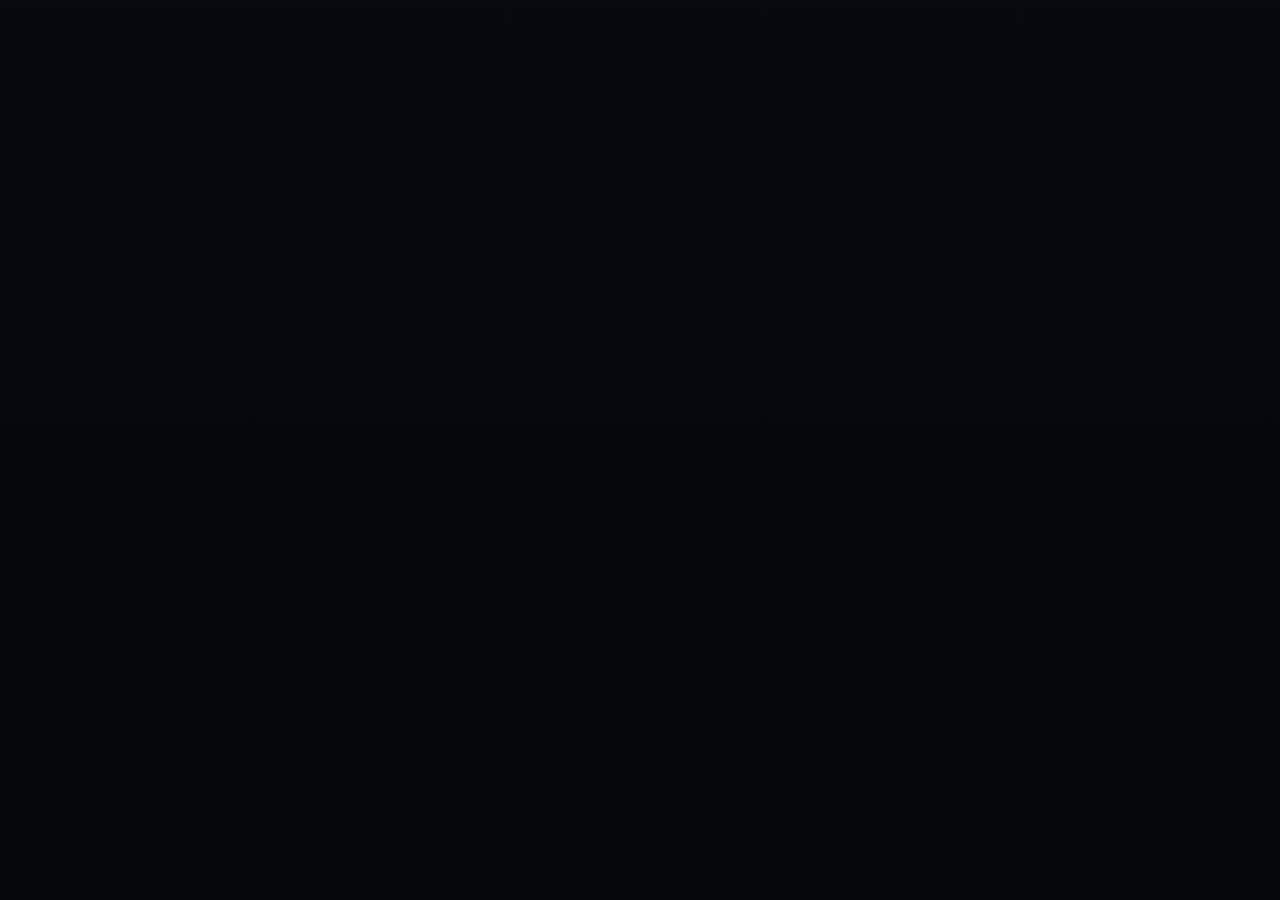
<file: index.html>
<!DOCTYPE html>
<html lang="en">
<head>
  <meta charset="UTF-8">
  <meta name="viewport" content="width=device-width, initial-scale=1.0">
  <title>FASTACCS</title>
  <meta name="description" content="Social Media Market &amp; Global Gifting.">
  <meta name="theme-color" content="#07090C">

  <!-- Open Graph / WhatsApp Preview -->
  <meta property="og:type" content="website">
  <meta property="og:url" content="https://fastaccs.com/">
  <meta property="og:site_name" content="FASTACCS">
  <meta property="og:title" content="FASTACCS">
  <meta property="og:description" content="Social Media Market &amp; Global Gifting.">
  <meta property="og:image" content="https://raw.githubusercontent.com/fa-technologies-LTD/fastaccs-web/master/assets/fa-logo-green-black-bg.png">
  <meta property="og:image:width" content="898">
  <meta property="og:image:height" content="898">

  <!-- Twitter Card -->
  <meta name="twitter:card" content="summary">
  <meta name="twitter:title" content="FASTACCS">
  <meta name="twitter:description" content="Social Media Market &amp; Global Gifting.">
  <meta name="twitter:image" content="https://raw.githubusercontent.com/fa-technologies-LTD/fastaccs-web/master/assets/fa-logo-green-black-bg.png">

  <link rel="icon" type="image/png" href="assets/fa-mark-white-transparent.png">
  <link rel="preconnect" href="https://fonts.googleapis.com">
  <link rel="preconnect" href="https://fonts.gstatic.com" crossorigin>
  <link href="https://fonts.googleapis.com/css2?family=DM+Sans:wght@500;600;700;800&family=Open+Sans:wght@400;500;600&display=swap" rel="stylesheet">

  <!-- Google Analytics (GA4) -->
  <script async src="https://www.googletagmanager.com/gtag/js?id=G-3JKR6RPV56"></script>
  <script>
    window.dataLayer = window.dataLayer || [];
    function gtag(){dataLayer.push(arguments);}
    gtag('js', new Date());
    gtag('config', 'G-3JKR6RPV56');
  </script>

  <style>
    *, *::before, *::after { margin: 0; padding: 0; box-sizing: border-box; }

    :root {
      --bg: #07090C;
      --text: rgba(255,255,255,0.92);
      --text-muted: rgba(255,255,255,0.68);
      --text-dim: rgba(255,255,255,0.50);
      --border: rgba(255,255,255,0.10);
      --border-2: rgba(255,255,255,0.14);
      --surface: rgba(255,255,255,0.04);
      --green: #05D471;
      --gold: #C9921A;
      --blue: #696DFA;
      --blue-light: #AAADFF;
    }

    body {
      font-family: 'Open Sans', -apple-system, sans-serif;
      background: linear-gradient(180deg, #07090C 0%, #050607 100%);
      color: var(--text);
      min-height: 100vh;
      display: flex;
      flex-direction: column;
      align-items: center;
      justify-content: center;
      -webkit-font-smoothing: antialiased;
    }

    .page {
      text-align: center;
      padding: 48px 20px 32px;
      max-width: 680px;
      width: 100%;
    }

    /* Logo */
    .logo {
      width: 64px;
      margin: 0 auto 24px;
      opacity: 0;
      animation: fadeIn 0.6s ease-out 0.1s forwards;
    }
    .logo img { width: 100%; height: auto; display: block; }

    /* Heading */
    .brand {
      font-family: 'DM Sans', sans-serif;
      font-size: 44px;
      font-weight: 800;
      letter-spacing: 0.03em;
      line-height: 1.1;
      margin-bottom: 8px;
      opacity: 0;
      animation: fadeIn 0.6s ease-out 0.2s forwards;
    }
    .brand span {
      background: linear-gradient(135deg, rgba(255,255,255,0.95) 40%, var(--blue));
      -webkit-background-clip: text;
      -webkit-text-fill-color: transparent;
      background-clip: text;
    }

    .org-line {
      font-size: 12px;
      font-weight: 600;
      text-transform: uppercase;
      letter-spacing: 0.15em;
      color: var(--text-dim);
      margin-bottom: 32px;
      opacity: 0;
      animation: fadeIn 0.6s ease-out 0.3s forwards;
    }

    /* Product cards */
    .products {
      display: grid;
      grid-template-columns: 1fr 1fr;
      gap: 14px;
      margin-bottom: 20px;
      opacity: 0;
      animation: fadeUp 0.6s ease-out 0.4s forwards;
    }

    .product {
      background: var(--surface);
      border: 1px solid var(--border);
      border-radius: 14px;
      padding: 28px 16px 24px;
      text-decoration: none;
      color: var(--text);
      transition: border-color 0.2s ease, transform 0.2s ease;
      display: flex;
      flex-direction: column;
      align-items: center;
      gap: 12px;
      position: relative;
    }
    .product:hover {
      border-color: var(--border-2);
      transform: translateY(-2px);
    }

    .product-icon {
      width: 40px;
      height: 40px;
      border-radius: 10px;
      display: grid;
      place-items: center;
    }

    .product-name {
      font-family: 'DM Sans', sans-serif;
      font-size: 17px;
      font-weight: 700;
    }

    .product-desc {
      font-size: 13px;
      line-height: 1.5;
      color: var(--text-muted);
    }

    .badge-live {
      position: absolute;
      top: 12px;
      right: 12px;
      font-size: 10px;
      font-weight: 700;
      text-transform: uppercase;
      letter-spacing: 0.08em;
      padding: 3px 8px;
      border-radius: 6px;
    }

    .badge-live-gold {
      background: rgba(201,146,26,0.12);
      border: 1px solid rgba(201,146,26,0.25);
      color: var(--gold);
    }

    .badge-soon {
      background: rgba(5,212,113,0.10);
      border: 1px solid rgba(5,212,113,0.22);
      color: var(--green);
    }

    /* Trust section */
    .trusted-by-customers {
      margin: 32px 0;
      padding-top: 24px;
      border-top: 1px solid rgba(201,146,26,0.25);
      opacity: 0;
      animation: fadeUp 0.6s ease-out 0.5s forwards;
    }
    .trusted-by-customers-text {
      font-size: 14px;
      font-weight: 600;
      color: var(--text);
      letter-spacing: 0.02em;
    }

    /* Community link */
    .community {
      display: inline-flex;
      align-items: center;
      justify-content: center;
      gap: 8px;
      padding: 14px 32px;
      border-radius: 12px;
      border: 1px solid var(--border);
      background: rgba(5,212,113,0.08);
      color: var(--text);
      font-size: 14px;
      font-weight: 600;
      text-decoration: none;
      transition: border-color 0.2s ease, background-color 0.2s ease, color 0.2s ease;
      opacity: 0;
      animation: fadeUp 0.6s ease-out 0.55s forwards;
    }
    .community:hover {
      border-color: var(--green);
      background: rgba(5,212,113,0.14);
      color: var(--green);
    }

    /* Footer */
    .footer {
      margin-top: 48px;
      font-size: 11px;
      color: var(--text-dim);
      opacity: 0;
      animation: fadeIn 0.6s ease-out 0.6s forwards;
    }

    @keyframes fadeIn {
      from { opacity: 0; }
      to { opacity: 1; }
    }
    @keyframes fadeUp {
      from { opacity: 0; transform: translateY(12px); }
      to { opacity: 1; transform: translateY(0); }
    }

    @media (max-width: 480px) {
      .brand { font-size: 34px; }
      .products { grid-template-columns: 1fr; }
      .product { padding: 24px 16px 20px; }
      .logo { width: 52px; }
    }
  </style>
</head>
<body>
  <div class="page">
    <div class="logo">
      <a href="/"><img src="assets/fa-mark-white-transparent.png" alt="FASTACCS" width="516" height="548"></a>
    </div>

    <h1 class="brand"><span>FASTACCS</span></h1>
    <p class="org-line">by FA Technologies</p>

    <div class="products">
      <a href="/logistics/" class="product">
        <span class="badge-live badge-live-gold">Live</span>
        <div class="product-icon" style="background: rgba(201,146,26,0.12); border: 1px solid rgba(201,146,26,0.22);">
          <svg width="20" height="20" fill="none" stroke="#C9921A" stroke-width="2" stroke-linecap="round" stroke-linejoin="round" viewBox="0 0 24 24"><path d="M21 10c0 7-9 13-9 13s-9-6-9-13a9 9 0 0118 0z"/><circle cx="12" cy="10" r="3"/></svg>
        </div>
        <div class="product-name" style="color: var(--gold);">FA Logistics</div>
        <div class="product-desc">Worldwide Gift Delivery. Send&nbsp;Love, Instantly, Anywhere.</div>
      </a>

      <a href="/smm/" class="product">
        <span class="badge-live badge-soon">Coming Soon</span>
        <div class="product-icon" style="background: rgba(5,212,113,0.10); border: 1px solid rgba(5,212,113,0.22);">
          <svg width="20" height="20" fill="none" stroke="#05D471" stroke-width="2" stroke-linecap="round" stroke-linejoin="round" viewBox="0 0 24 24"><path d="M17 21v-2a4 4 0 00-4-4H5a4 4 0 00-4 4v2"/><circle cx="9" cy="7" r="4"/><path d="M23 21v-2a4 4 0 00-3-3.87"/><path d="M16 3.13a4 4 0 010 7.75"/></svg>
        </div>
        <div class="product-name" style="color: var(--green);">FastAccounts SMM</div>
        <div class="product-desc">Your Trusted Marketplace for Social Media Accounts.</div>
      </a>
    </div>
    <div class="trusted-by-customers">
      <p class="trusted-by-customers-text">Trusted by over 1,200 customers</p>
    </div>

    <a href="https://chat.whatsapp.com/L4pqTeTiKIF9AXcbpvMLCo" class="community" target="_blank" rel="noopener noreferrer" onclick="gtag('event', 'join_community', {'event_category': 'engagement', 'event_label': 'whatsapp_community'})">
      Join our community&ensp;→
    </a>

    <p class="footer">© 2026 FA Technologies LTD</p>
  </div>
</body>
</html>
</file>
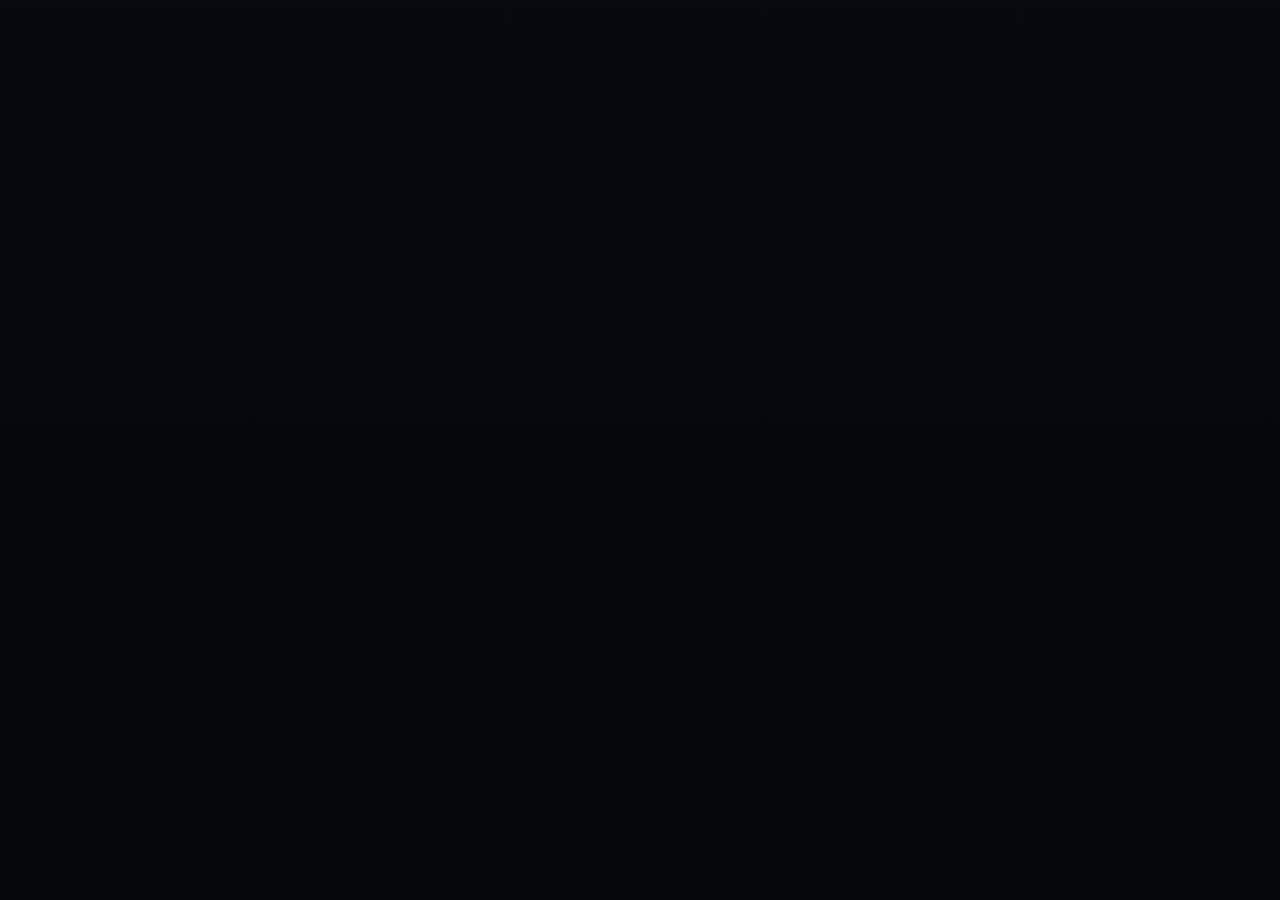
<file: smm/index.html>
<!DOCTYPE html>
<html lang="en">
<head>
  <meta charset="UTF-8">
  <meta name="viewport" content="width=device-width, initial-scale=1.0">
  <title>FastAccs SMM — Coming Soon</title>
  <meta name="description" content="Your trusted marketplace for social media accounts. Verified credentials, secure payments, instant delivery.">
  <meta name="theme-color" content="#07090C">

  <!-- Open Graph -->
  <meta property="og:type" content="website">
  <meta property="og:url" content="https://fastaccs.com/smm/">
  <meta property="og:site_name" content="FASTACCS">
  <meta property="og:title" content="FastAccs SMM — Coming Soon">
  <meta property="og:description" content="Your trusted marketplace for social media accounts.">
  <meta property="og:image" content="https://raw.githubusercontent.com/fa-technologies-LTD/fastaccs-web/master/assets/fa-logo-green-black-bg.png">
  <meta property="og:image:width" content="898">
  <meta property="og:image:height" content="898">

  <meta name="twitter:card" content="summary">
  <meta name="twitter:title" content="FastAccs SMM — Coming Soon">
  <meta name="twitter:description" content="Your trusted marketplace for social media accounts.">
  <meta name="twitter:image" content="https://raw.githubusercontent.com/fa-technologies-LTD/fastaccs-web/master/assets/fa-logo-green-black-bg.png">

  <link rel="icon" type="image/png" href="../assets/fa-mark-white-transparent.png">
  <link rel="preconnect" href="https://fonts.googleapis.com">
  <link rel="preconnect" href="https://fonts.gstatic.com" crossorigin>
  <link href="https://fonts.googleapis.com/css2?family=DM+Sans:wght@600;700;800&family=Inter:wght@400;500;600&display=swap" rel="stylesheet">

  <!-- Google Analytics (GA4) -->
  <script async src="https://www.googletagmanager.com/gtag/js?id=G-3JKR6RPV56"></script>
  <script>
    window.dataLayer = window.dataLayer || [];
    function gtag(){dataLayer.push(arguments);}
    gtag('js', new Date());
    gtag('config', 'G-3JKR6RPV56');
  </script>

  <style>
    *, *::before, *::after { margin: 0; padding: 0; box-sizing: border-box; }

    :root {
      --bg: #07090C;
      --text: rgba(255,255,255,0.92);
      --text-muted: rgba(255,255,255,0.68);
      --text-dim: rgba(255,255,255,0.50);
      --border: rgba(255,255,255,0.10);
      --border-2: rgba(255,255,255,0.14);
      --green: #05D471;
    }

    body {
      font-family: 'Inter', -apple-system, sans-serif;
      background: linear-gradient(180deg, #07090C 0%, #050607 100%);
      color: var(--text);
      min-height: 100vh;
      display: flex;
      flex-direction: column;
      align-items: center;
      justify-content: center;
      -webkit-font-smoothing: antialiased;
    }

    .page {
      text-align: center;
      padding: 48px 24px 32px;
      max-width: 520px;
      width: 100%;
    }

    .back {
      display: inline-flex;
      align-items: center;
      gap: 6px;
      font-size: 13px;
      font-weight: 500;
      color: var(--text-dim);
      text-decoration: none;
      margin-bottom: 40px;
      transition: color 0.2s ease;
      opacity: 0;
      animation: fadeIn 0.5s ease-out 0.1s forwards;
    }
    .back:hover { color: var(--text-muted); }

    .badge {
      display: inline-block;
      font-size: 10px;
      font-weight: 700;
      text-transform: uppercase;
      letter-spacing: 0.12em;
      padding: 4px 12px;
      border-radius: 6px;
      background: rgba(5,212,113,0.10);
      border: 1px solid rgba(5,212,113,0.22);
      color: var(--green);
      margin-bottom: 20px;
      opacity: 0;
      animation: fadeIn 0.5s ease-out 0.2s forwards;
    }

    .title {
      font-family: 'DM Sans', sans-serif;
      font-size: 38px;
      font-weight: 800;
      letter-spacing: 0.02em;
      line-height: 1.15;
      margin-bottom: 16px;
      opacity: 0;
      animation: fadeIn 0.5s ease-out 0.3s forwards;
    }
    .title span {
      background: linear-gradient(135deg, rgba(255,255,255,0.95) 40%, var(--green));
      -webkit-background-clip: text;
      -webkit-text-fill-color: transparent;
      background-clip: text;
    }

    .copy {
      font-size: 15px;
      line-height: 1.65;
      color: var(--text-muted);
      margin-bottom: 36px;
      opacity: 0;
      animation: fadeIn 0.5s ease-out 0.4s forwards;
    }

    .cta-group {
      display: flex;
      gap: 12px;
      justify-content: center;
      flex-wrap: wrap;
      opacity: 0;
      animation: fadeUp 0.5s ease-out 0.5s forwards;
    }

    .cta {
      padding: 12px 24px;
      border-radius: 10px;
      font-size: 14px;
      font-weight: 600;
      text-decoration: none;
      transition: transform 0.2s ease, box-shadow 0.2s ease;
      display: inline-flex;
      align-items: center;
      gap: 8px;
    }
    .cta:hover { transform: translateY(-2px); }

    @keyframes shimmer-sweep {
      0%   { transform: translateX(-100%) skewX(-15deg); opacity: 0; }
      8%   { opacity: 1; }
      92%  { opacity: 1; }
      100% { transform: translateX(300%) skewX(-15deg); opacity: 0; }
    }
    @keyframes btn-glow-pulse {
      0%, 100% { box-shadow: 0 0 0px 0 rgba(5,212,113,0); }
      50%       { box-shadow: 0 0 22px 0px rgba(5,212,113,0.20); }
    }

    .cta-primary {
      background: var(--green);
      color: #07090C;
      position: relative;
      overflow: hidden;
      animation: btn-glow-pulse 3.5s ease-in-out infinite;
    }
    .cta-primary::after {
      content: '';
      position: absolute;
      top: 0; left: 0;
      width: 35%;
      height: 100%;
      background: linear-gradient(90deg, transparent, rgba(255,255,255,0.15), transparent);
      animation: shimmer-sweep 3.5s ease-in-out infinite;
    }
    .cta-primary:hover { box-shadow: 0 6px 20px rgba(5,212,113,0.30); }

    .cta-secondary {
      background: transparent;
      border: 1px solid var(--border);
      color: var(--text-muted);
    }
    .cta-secondary:hover { border-color: var(--border-2); color: var(--text); }

    .footer {
      margin-top: 56px;
      font-size: 11px;
      color: var(--text-dim);
      opacity: 0;
      animation: fadeIn 0.5s ease-out 0.6s forwards;
    }
    .footer a {
      color: var(--text-dim);
      text-decoration: none;
    }
    .footer a:hover { color: var(--text-muted); }

    @keyframes fadeIn {
      from { opacity: 0; }
      to { opacity: 1; }
    }
    @keyframes fadeUp {
      from { opacity: 0; transform: translateY(10px); }
      to { opacity: 1; transform: translateY(0); }
    }

    @media (max-width: 480px) {
      .title { font-size: 30px; }
      .copy { font-size: 14px; }
      .cta { padding: 11px 20px; font-size: 13px; }
    }
  </style>
</head>
<body>
  <div class="page">
    <a href="/" class="back">← fastaccs.com</a>

    <div class="badge">Coming Soon</div>
    <h1 class="title"><span>FastAccs SMM</span></h1>
    <p class="copy">Your trusted marketplace for social media accounts.<br>Verified credentials, secure payments, instant delivery.</p>

    <div class="cta-group">
      <a href="https://chat.whatsapp.com/L4pqTeTiKIF9AXcbpvMLCo" class="cta cta-primary" target="_blank" rel="noopener noreferrer">
        Join the Community&ensp;→
      </a>
      <a href="/" class="cta cta-secondary">Back to home</a>
    </div>

    <p class="footer">© 2026 <a href="/">FA Technologies LTD</a></p>
  </div>
</body>
</html>
</file>
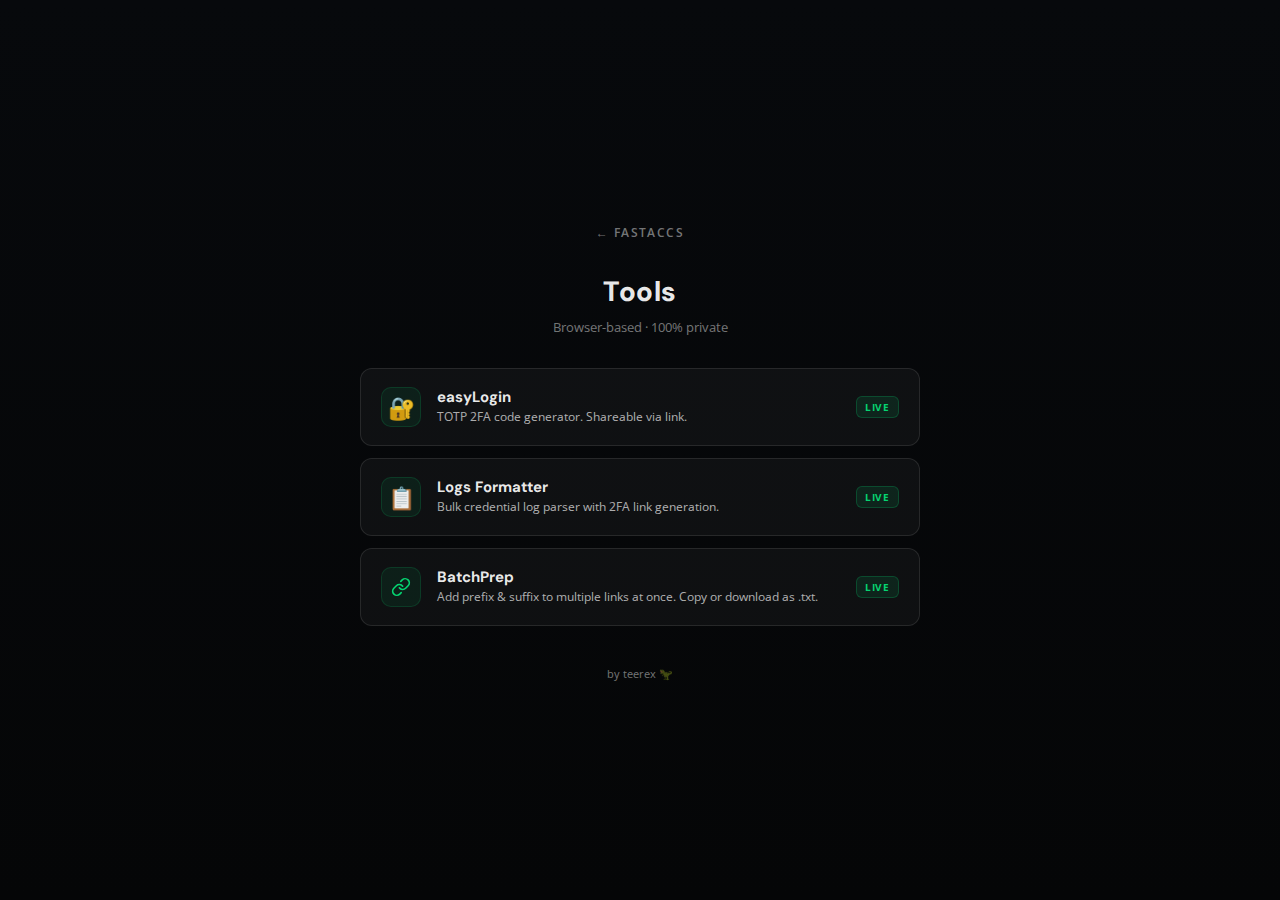
<file: tools/index.html>
<!DOCTYPE html>
<html lang="en">
<head>
  <meta charset="UTF-8">
  <meta name="viewport" content="width=device-width, initial-scale=1.0">
  <title>Tools — FASTACCS</title>
  <meta name="description" content="Free browser-based tools by teerex 🦖. 100% private — data never leaves your device.">
  <meta name="theme-color" content="#07090C">
  <meta property="og:type" content="website">
  <meta property="og:url" content="https://fastaccs.com/tools/">
  <meta property="og:title" content="Tools — FASTACCS">
  <meta property="og:description" content="Free browser-based tools by teerex 🦖. 100% private — data never leaves your device.">
  <link rel="icon" type="image/svg+xml" href="data:image/svg+xml,<svg xmlns='http://www.w3.org/2000/svg' viewBox='0 0 32 32'><text y='26' font-size='22' font-family='monospace' font-weight='bold' fill='%234A9B7F'>%3E_</text></svg>">
  <link rel="canonical" href="https://fastaccs.com/tools/">
  <link rel="preconnect" href="https://fonts.googleapis.com">
  <link rel="preconnect" href="https://fonts.gstatic.com" crossorigin>
  <link href="https://fonts.googleapis.com/css2?family=DM+Sans:wght@500;600;700;800&family=Open+Sans:wght@400;500;600&display=swap" rel="stylesheet">
  <style>
    *, *::before, *::after { margin: 0; padding: 0; box-sizing: border-box; }

    :root {
      --bg: #07090C;
      --text: rgba(255,255,255,0.92);
      --text-muted: rgba(255,255,255,0.68);
      --text-dim: rgba(255,255,255,0.45);
      --border: rgba(255,255,255,0.10);
      --border-2: rgba(255,255,255,0.14);
      --surface: rgba(255,255,255,0.04);
      --green: #05D471;
      --blue: #696DFA;
    }

    body {
      font-family: 'Open Sans', -apple-system, sans-serif;
      background: linear-gradient(180deg, #07090C 0%, #050607 100%);
      color: var(--text);
      min-height: 100vh;
      display: flex;
      flex-direction: column;
      align-items: center;
      justify-content: center;
      -webkit-font-smoothing: antialiased;
      padding: 32px 20px;
    }

    .page {
      text-align: center;
      max-width: 560px;
      width: 100%;
    }

    .back {
      display: inline-flex;
      align-items: center;
      gap: 6px;
      font-size: 12px;
      font-weight: 600;
      text-transform: uppercase;
      letter-spacing: 0.12em;
      color: var(--text-dim);
      text-decoration: none;
      margin-bottom: 32px;
      transition: color 0.2s;
    }
    .back:hover { color: var(--text-muted); }

    h1 {
      font-family: 'DM Sans', sans-serif;
      font-size: 28px;
      font-weight: 800;
      letter-spacing: 0.02em;
      margin-bottom: 8px;
    }

    .subtitle {
      font-size: 13px;
      color: var(--text-dim);
      margin-bottom: 32px;
    }

    .tools {
      display: flex;
      flex-direction: column;
      gap: 12px;
    }

    .tool {
      display: flex;
      align-items: center;
      gap: 16px;
      background: var(--surface);
      border: 1px solid var(--border);
      border-radius: 12px;
      padding: 18px 20px;
      text-decoration: none;
      color: var(--text);
      text-align: left;
      transition: border-color 0.2s, transform 0.2s;
    }
    .tool:hover {
      border-color: var(--border-2);
      transform: translateY(-1px);
    }

    .tool-icon {
      font-size: 22px;
      flex-shrink: 0;
      width: 40px;
      height: 40px;
      display: grid;
      place-items: center;
      background: rgba(5,212,113,0.08);
      border: 1px solid rgba(5,212,113,0.15);
      border-radius: 10px;
    }

    .tool-name {
      font-family: 'DM Sans', sans-serif;
      font-size: 15px;
      font-weight: 700;
      margin-bottom: 2px;
    }

    .tool-desc {
      font-size: 12px;
      color: var(--text-muted);
      line-height: 1.4;
    }

    .badge {
      margin-left: auto;
      font-size: 10px;
      font-weight: 700;
      text-transform: uppercase;
      letter-spacing: 0.08em;
      padding: 3px 8px;
      border-radius: 6px;
      flex-shrink: 0;
      background: rgba(5,212,113,0.10);
      border: 1px solid rgba(5,212,113,0.22);
      color: var(--green);
    }

    .footer {
      margin-top: 40px;
      font-size: 11px;
      color: var(--text-dim);
    }
  </style>
</head>
<body>
  <div class="page">
    <a href="/" class="back">← FASTACCS</a>
    <h1>Tools</h1>
    <p class="subtitle">Browser-based · 100% private</p>

    <div class="tools">
      <a href="/tools/easylogin/" class="tool">
        <div class="tool-icon">🔐</div>
        <div>
          <div class="tool-name">easyLogin</div>
          <div class="tool-desc">TOTP 2FA code generator. Shareable via link.</div>
        </div>
        <span class="badge">Live</span>
      </a>

      <a href="/tools/logsformatter/" class="tool">
        <div class="tool-icon">📋</div>
        <div>
          <div class="tool-name">Logs Formatter</div>
          <div class="tool-desc">Bulk credential log parser with 2FA link generation.</div>
        </div>
        <span class="badge">Live</span>
      </a>

      <a href="/tools/batchprep/" class="tool">
        <div class="tool-icon">
          <svg width="20" height="20" viewBox="0 0 24 24" fill="none" stroke="#05D471" stroke-width="2" stroke-linecap="round" stroke-linejoin="round">
            <path d="M10 13a5 5 0 0 0 7.54.54l3-3a5 5 0 0 0-7.07-7.07l-1.72 1.71"/>
            <path d="M14 11a5 5 0 0 0-7.54-.54l-3 3a5 5 0 0 0 7.07 7.07l1.71-1.71"/>
          </svg>
        </div>
        <div>
          <div class="tool-name">BatchPrep</div>
          <div class="tool-desc">Add prefix &amp; suffix to multiple links at once. Copy or download as .txt.</div>
        </div>
        <span class="badge">Live</span>
      </a>
    </div>

    <p class="footer">by teerex 🦖</p>
  </div>
</body>
</html>
</file>
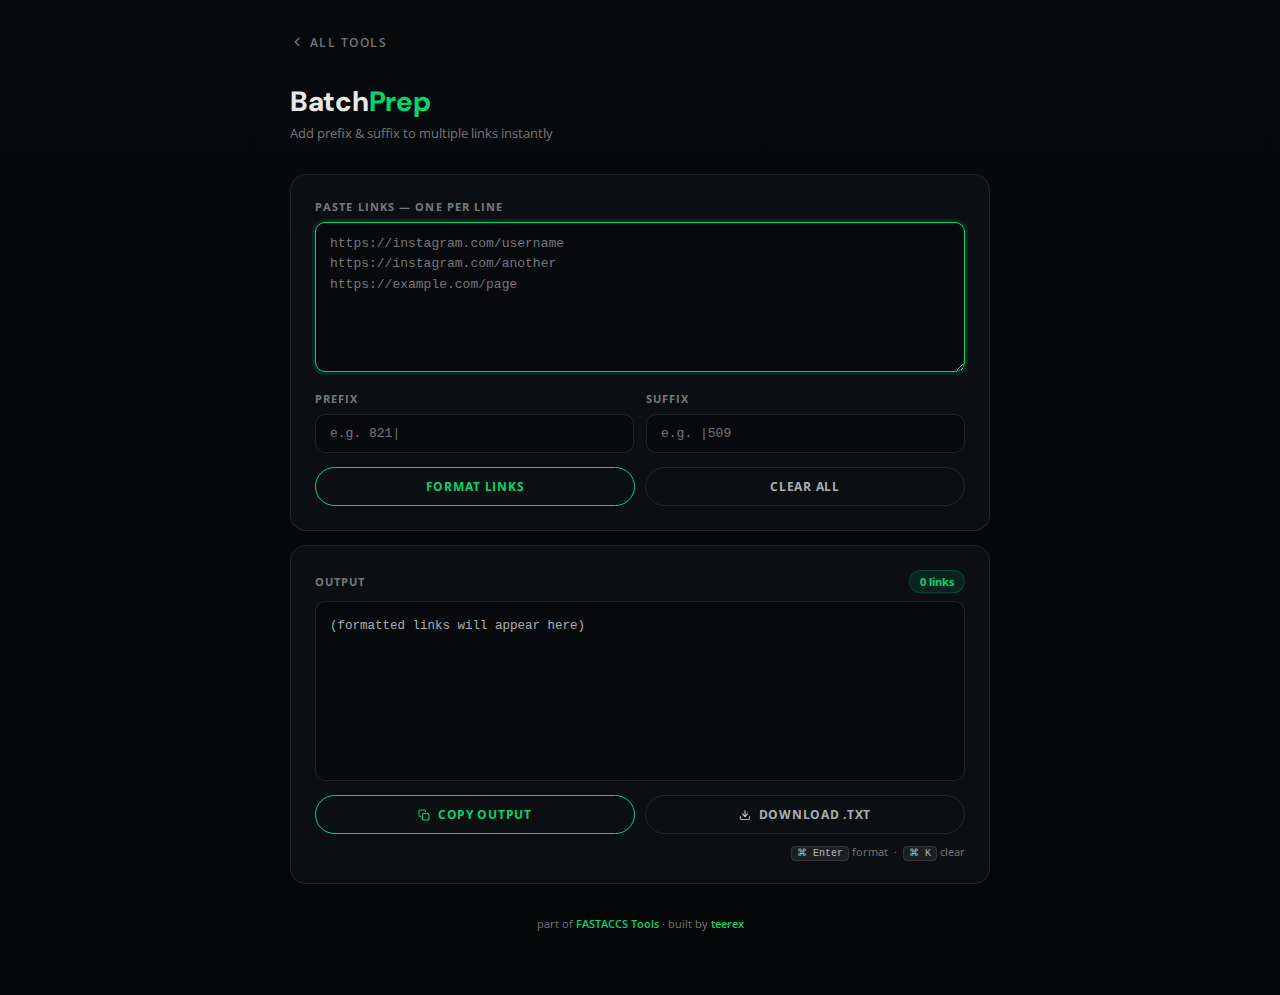
<file: tools/batchprep/index.html>
<!DOCTYPE html>
<html lang="en">
<head>
  <meta charset="UTF-8">
  <meta name="viewport" content="width=device-width, initial-scale=1.0">
  <title>BatchPrep — FASTACCS Tools</title>
  <meta name="description" content="Add prefix and suffix to multiple links instantly. Browser-based, 100% private.">
  <meta name="theme-color" content="#07090C">
  <meta property="og:type" content="website">
  <meta property="og:url" content="https://fastaccs.com/tools/batchprep/">
  <meta property="og:title" content="BatchPrep — FASTACCS Tools">
  <meta property="og:description" content="Add prefix and suffix to multiple links instantly. Browser-based, 100% private.">
  <meta name="twitter:card" content="summary">
  <meta name="twitter:title" content="BatchPrep — FASTACCS Tools">
  <meta name="twitter:description" content="Add prefix and suffix to multiple links instantly. Browser-based, 100% private.">
  <meta name="robots" content="index, follow">
  <link rel="canonical" href="https://fastaccs.com/tools/batchprep/">
  <link rel="icon" type="image/svg+xml" href="data:image/svg+xml,<svg xmlns='http://www.w3.org/2000/svg' viewBox='0 0 32 32'><text y='26' font-size='22' font-family='monospace' font-weight='bold' fill='%2305D471'>%3E_</text></svg>">

  <!-- Google Analytics (GA4) -->
  <script async src="https://www.googletagmanager.com/gtag/js?id=G-3JKR6RPV56"></script>
  <script>
    window.dataLayer = window.dataLayer || [];
    function gtag(){dataLayer.push(arguments);}
    gtag('js', new Date());
    gtag('config', 'G-3JKR6RPV56');
  </script>

  <link rel="preconnect" href="https://fonts.googleapis.com">
  <link rel="preconnect" href="https://fonts.gstatic.com" crossorigin>
  <link href="https://fonts.googleapis.com/css2?family=DM+Sans:wght@500;600;700;800&family=Open+Sans:wght@400;500;600&display=swap" rel="stylesheet">

  <style>
    *, *::before, *::after { margin: 0; padding: 0; box-sizing: border-box; }

    :root {
      --bg:         #07090C;
      --bg-elev-1:  #0B0F12;
      --bg-elev-2:  #0F141B;
      --surface:    rgba(255,255,255,0.04);
      --border:     rgba(255,255,255,0.10);
      --border-2:   rgba(255,255,255,0.16);
      --text:       rgba(255,255,255,0.92);
      --text-muted: rgba(255,255,255,0.68);
      --text-dim:   rgba(255,255,255,0.45);
      --green:      #05D471;
      --green-faint:#03b85e;
      --success:    #05D471;
      --danger:     #FF4D4F;
      --font-head:  'DM Sans', system-ui, sans-serif;
      --font-body:  'Open Sans', system-ui, sans-serif;
      --font-mono:  'Courier New', 'Courier Prime', monospace;
    }

    body {
      font-family: var(--font-body);
      background: linear-gradient(180deg, #07090C 0%, #050607 100%);
      color: var(--text);
      min-height: 100vh;
      padding: 32px 16px 64px;
      -webkit-font-smoothing: antialiased;
    }

    .page {
      max-width: 700px;
      margin: 0 auto;
    }

    /* ── Back nav ── */
    .back {
      display: inline-flex;
      align-items: center;
      gap: 6px;
      font-size: 12px;
      font-weight: 600;
      text-transform: uppercase;
      letter-spacing: 0.12em;
      color: var(--text-dim);
      text-decoration: none;
      margin-bottom: 32px;
      transition: color 0.2s;
    }
    .back:hover { color: var(--text-muted); }

    /* ── Header ── */
    .header {
      margin-bottom: 32px;
    }
    .header h1 {
      font-family: var(--font-head);
      font-size: 28px;
      font-weight: 800;
      letter-spacing: -0.01em;
      color: var(--text);
      margin-bottom: 4px;
    }
    .header h1 span {
      color: var(--green);
    }
    .header p {
      font-size: 13px;
      color: var(--text-dim);
    }

    /* ── Card ── */
    .card {
      background: var(--bg-elev-1);
      border: 1px solid var(--border);
      border-radius: 16px;
      padding: 24px;
      margin-bottom: 14px;
    }

    /* ── Field label ── */
    .field-label {
      display: block;
      font-size: 11px;
      font-weight: 700;
      text-transform: uppercase;
      letter-spacing: 0.1em;
      color: var(--text-dim);
      margin-bottom: 8px;
    }

    /* ── Inputs ── */
    textarea, input[type="text"] {
      width: 100%;
      background: var(--bg);
      border: 1px solid var(--border);
      border-radius: 10px;
      padding: 11px 14px;
      color: var(--text);
      font-family: var(--font-mono);
      font-size: 13px;
      transition: border-color 0.2s, box-shadow 0.2s;
      resize: vertical;
    }
    textarea { min-height: 150px; line-height: 1.6; }
    textarea:focus, input[type="text"]:focus {
      outline: none;
      border-color: var(--green);
      box-shadow: 0 0 0 3px rgba(5,212,113,0.12);
    }
    textarea::placeholder, input[type="text"]::placeholder {
      color: var(--text-dim);
    }

    .prefix-suffix-row {
      display: grid;
      grid-template-columns: 1fr 1fr;
      gap: 12px;
      margin-top: 14px;
    }

    /* ── Buttons ── */
    .btn-row {
      display: grid;
      grid-template-columns: 1fr 1fr;
      gap: 10px;
      margin-top: 14px;
    }
    .btn {
      padding: 10px 18px;
      border: none;
      border-radius: 999px;
      font-family: var(--font-body);
      font-weight: 700;
      font-size: 12px;
      text-transform: uppercase;
      letter-spacing: 0.06em;
      cursor: pointer;
      transition: background 160ms ease, color 160ms ease, transform 160ms cubic-bezier(0.34,1.56,0.64,1), box-shadow 160ms ease;
    }
    .btn-primary {
      background: transparent;
      border: 1.5px solid var(--green);
      color: var(--green);
    }
    .btn-primary:hover {
      background: rgba(5,212,113,0.08);
      transform: translateY(-2px) scale(1.01);
      box-shadow: 0 0 0 1px rgba(5,212,113,0.2), 0 10px 24px rgba(5,212,113,0.1);
    }
    .btn-primary:active {
      background: var(--green);
      color: #07090C;
      transform: translateY(1px) scale(0.97);
      transition-duration: 80ms;
    }
    .btn-secondary {
      background: transparent;
      border: 1px solid var(--border);
      color: var(--text-muted);
    }
    .btn-secondary:hover {
      border-color: var(--border-2);
      color: var(--text);
      background: rgba(255,255,255,0.04);
    }
    .btn-secondary:active {
      background: rgba(255,255,255,0.08);
      transition-duration: 80ms;
    }

    /* ── Output ── */
    .output-header {
      display: flex;
      align-items: center;
      justify-content: space-between;
      margin-bottom: 8px;
    }
    .count-badge {
      font-size: 11px;
      font-weight: 700;
      padding: 3px 10px;
      border-radius: 999px;
      background: rgba(5,212,113,0.10);
      border: 1px solid rgba(5,212,113,0.20);
      color: var(--green);
    }
    .output-box {
      background: var(--bg);
      border: 1px solid var(--border);
      border-radius: 10px;
      padding: 14px;
      min-height: 180px;
      font-family: var(--font-mono);
      font-size: 12.5px;
      line-height: 1.7;
      color: var(--text-muted);
      white-space: pre-wrap;
      word-break: break-all;
    }

    /* ── Keyboard hint ── */
    .kbd-hint {
      font-size: 11px;
      color: var(--text-dim);
      margin-top: 10px;
      text-align: right;
    }
    kbd {
      font-family: var(--font-mono);
      font-size: 10px;
      background: rgba(255,255,255,0.07);
      border: 1px solid var(--border);
      border-radius: 4px;
      padding: 1px 5px;
      color: var(--text-muted);
    }

    /* ── Footer ── */
    .footer {
      margin-top: 32px;
      text-align: center;
      font-size: 11px;
      color: var(--text-dim);
    }
    .footer a { color: var(--green); text-decoration: none; font-weight: 600; }

    /* ── Toast ── */
    .toast {
      position: fixed;
      bottom: 24px;
      right: 24px;
      padding: 12px 20px;
      border-radius: 10px;
      font-family: var(--font-body);
      font-weight: 700;
      font-size: 13px;
      opacity: 0;
      transform: translateY(12px);
      transition: opacity 0.25s ease, transform 0.25s ease;
      pointer-events: none;
      box-shadow: 0 8px 24px rgba(0,0,0,0.4);
    }
    .toast.show { opacity: 1; transform: translateY(0); }
    .toast.success { background: var(--green); color: #07090C; }
    .toast.error   { background: var(--danger); color: #fff; }

    @media (max-width: 520px) {
      .prefix-suffix-row, .btn-row { grid-template-columns: 1fr; }
      .header h1 { font-size: 22px; }
      .card { padding: 18px; }
    }
  </style>
</head>
<body>
  <div class="page">
    <a href="/tools/" class="back">
      <svg width="14" height="14" viewBox="0 0 24 24" fill="none" stroke="currentColor" stroke-width="2.5" stroke-linecap="round" stroke-linejoin="round"><polyline points="15 18 9 12 15 6"/></svg>
      All Tools
    </a>

    <div class="header">
      <h1>Batch<span>Prep</span></h1>
      <p>Add prefix &amp; suffix to multiple links instantly</p>
    </div>

    <!-- Input card -->
    <div class="card">
      <label class="field-label">Paste Links — one per line</label>
      <textarea id="input" placeholder="https://instagram.com/username&#10;https://instagram.com/another&#10;https://example.com/page" spellcheck="false"></textarea>

      <div class="prefix-suffix-row">
        <div>
          <label class="field-label">Prefix</label>
          <input type="text" id="prefix" placeholder="e.g. 821|">
        </div>
        <div>
          <label class="field-label">Suffix</label>
          <input type="text" id="suffix" placeholder="e.g. |509">
        </div>
      </div>

      <div class="btn-row">
        <button class="btn btn-primary" id="formatBtn">Format Links</button>
        <button class="btn btn-secondary" id="clearBtn">Clear All</button>
      </div>
    </div>

    <!-- Output card -->
    <div class="card">
      <div class="output-header">
        <label class="field-label" style="margin-bottom:0">Output</label>
        <span class="count-badge" id="count">0 links</span>
      </div>
      <div class="output-box" id="output">(formatted links will appear here)</div>

      <div class="btn-row" style="margin-top:14px">
        <button class="btn btn-primary" id="copyBtn">
          <svg width="12" height="12" viewBox="0 0 24 24" fill="none" stroke="currentColor" stroke-width="2.2" stroke-linecap="round" stroke-linejoin="round" style="vertical-align:middle;margin-right:4px"><rect x="9" y="9" width="13" height="13" rx="2"/><path d="M5 15H4a2 2 0 0 1-2-2V4a2 2 0 0 1 2-2h9a2 2 0 0 1 2 2v1"/></svg>
          Copy Output
        </button>
        <button class="btn btn-secondary" id="downloadBtn">
          <svg width="12" height="12" viewBox="0 0 24 24" fill="none" stroke="currentColor" stroke-width="2.2" stroke-linecap="round" stroke-linejoin="round" style="vertical-align:middle;margin-right:4px"><path d="M21 15v4a2 2 0 0 1-2 2H5a2 2 0 0 1-2-2v-4"/><polyline points="7 10 12 15 17 10"/><line x1="12" y1="15" x2="12" y2="3"/></svg>
          Download .txt
        </button>
      </div>

      <p class="kbd-hint"><kbd>⌘ Enter</kbd> format &nbsp;·&nbsp; <kbd>⌘ K</kbd> clear</p>
    </div>

    <p class="footer">part of <a href="/tools/">FASTACCS Tools</a> · built by <a href="https://fastaccs.com/">teerex</a></p>
  </div>

  <div class="toast" id="toast"></div>

  <script>
    const inputEl   = document.getElementById('input');
    const prefixEl  = document.getElementById('prefix');
    const suffixEl  = document.getElementById('suffix');
    const outputEl  = document.getElementById('output');
    const countEl   = document.getElementById('count');
    const formatBtn = document.getElementById('formatBtn');
    const clearBtn  = document.getElementById('clearBtn');
    const copyBtn   = document.getElementById('copyBtn');
    const downloadBtn = document.getElementById('downloadBtn');
    const toastEl   = document.getElementById('toast');

    let formattedLinks = [];

    function formatLinks() {
      const raw = inputEl.value.trim();
      if (!raw) {
        outputEl.textContent = '(no links provided)';
        countEl.textContent  = '0 links';
        formattedLinks = [];
        return;
      }

      const prefix = prefixEl.value;
      const suffix = suffixEl.value;
      const lines  = raw.split('\n').map(l => l.trim()).filter(Boolean);

      formattedLinks = lines.map(link => `${prefix}${link}${suffix}`);

      outputEl.textContent = formattedLinks.join('\n');
      const n = formattedLinks.length;
      countEl.textContent = `${n} link${n !== 1 ? 's' : ''}`;
    }

    function clearAll() {
      inputEl.value = '';
      prefixEl.value = '';
      suffixEl.value = '';
      outputEl.textContent = '(formatted links will appear here)';
      countEl.textContent = '0 links';
      formattedLinks = [];
      inputEl.focus();
    }

    function copyOutput() {
      if (!formattedLinks.length) { showToast('Nothing to copy', 'error'); return; }
      navigator.clipboard.writeText(formattedLinks.join('\n'))
        .then(() => showToast('Copied to clipboard!', 'success'))
        .catch(() => showToast('Copy failed', 'error'));
    }

    function downloadOutput() {
      if (!formattedLinks.length) { showToast('Nothing to download', 'error'); return; }
      const blob = new Blob([formattedLinks.join('\n')], { type: 'text/plain' });
      const url  = URL.createObjectURL(blob);
      const a    = document.createElement('a');
      a.href = url;
      a.download = `batchprep-${Date.now()}.txt`;
      a.click();
      URL.revokeObjectURL(url);
      showToast('Downloaded!', 'success');
    }

    let toastTimer;
    function showToast(msg, type = 'success') {
      clearTimeout(toastTimer);
      toastEl.textContent = msg;
      toastEl.className  = `toast ${type} show`;
      toastTimer = setTimeout(() => { toastEl.classList.remove('show'); }, 2200);
    }

    formatBtn.addEventListener('click', formatLinks);
    clearBtn.addEventListener('click', clearAll);
    copyBtn.addEventListener('click', copyOutput);
    downloadBtn.addEventListener('click', downloadOutput);

    inputEl.addEventListener('input', formatLinks);
    prefixEl.addEventListener('input', formatLinks);
    suffixEl.addEventListener('input', formatLinks);

    document.addEventListener('keydown', e => {
      if ((e.metaKey || e.ctrlKey) && e.key === 'Enter') { e.preventDefault(); formatLinks(); }
      if ((e.metaKey || e.ctrlKey) && e.key === 'k')     { e.preventDefault(); clearAll(); }
    });

    inputEl.focus();
  </script>
</body>
</html>
</file>
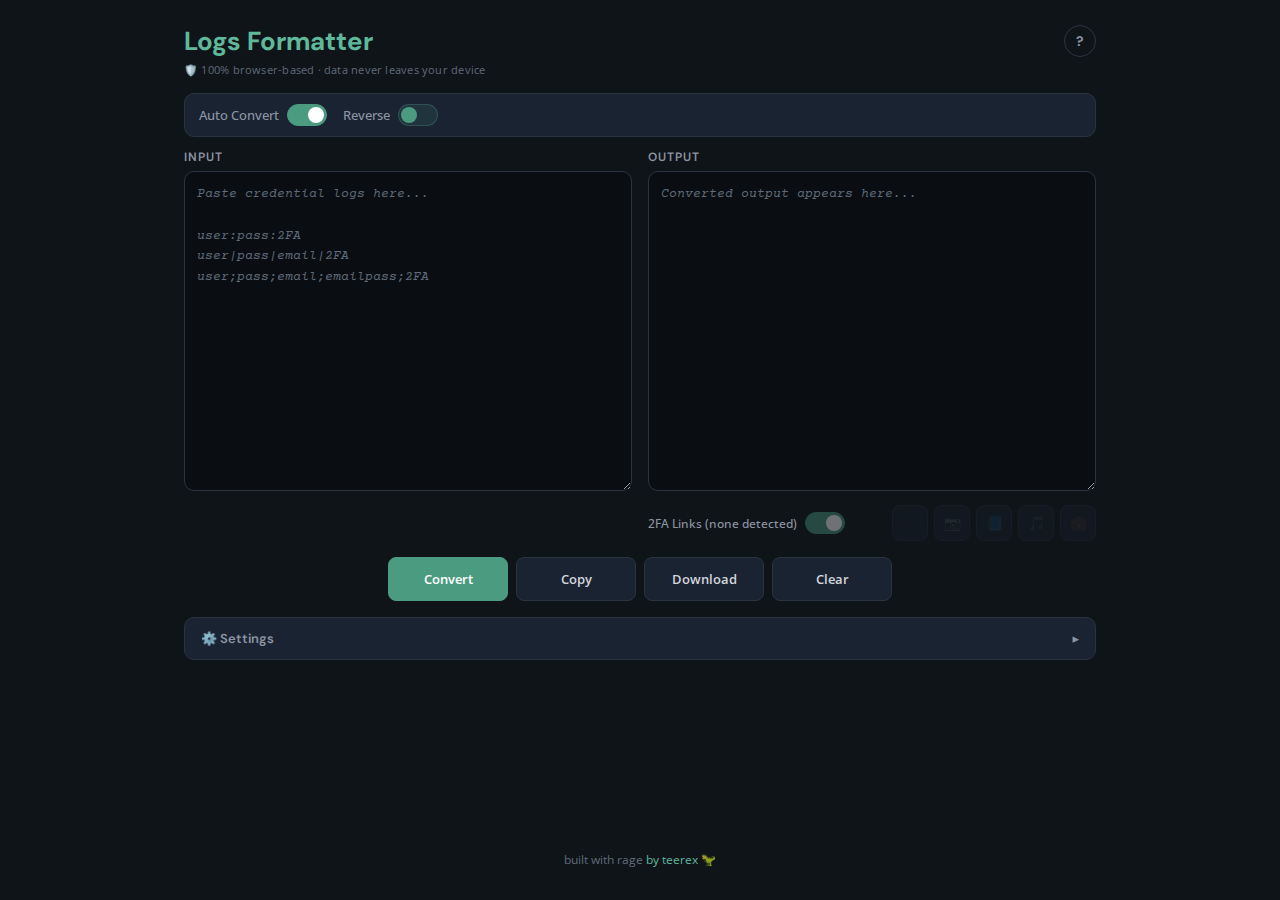
<file: tools/logsformatter/index.html>
<!DOCTYPE html>
<html lang="en">
<head>
  <meta charset="UTF-8">
  <meta name="viewport" content="width=device-width, initial-scale=1.0, maximum-scale=1">
  <title>Logs Formatter — by teerex 🦖</title>
  <meta name="description" content="Browser-based credential log parser. 100% private — data never leaves your device.">
  <meta name="author" content="teerex 🦖">
  <meta name="theme-color" content="#0F1419">

  <meta property="og:type" content="website">
  <meta property="og:url" content="https://fastaccs.com/tools/logsformatter/">
  <meta property="og:title" content="Logs Formatter — by teerex 🦖">
  <meta property="og:description" content="Browser-based credential log parser. 100% private — data never leaves your device.">
  <meta name="twitter:card" content="summary">
  <meta name="twitter:title" content="Logs Formatter — by teerex 🦖">
  <meta name="twitter:description" content="Browser-based credential log parser. 100% private — data never leaves your device.">

  <link rel="icon" type="image/svg+xml" href="data:image/svg+xml,<svg xmlns='http://www.w3.org/2000/svg' viewBox='0 0 32 32'><text y='26' font-size='22' font-family='monospace' font-weight='bold' fill='%234A9B7F'>%3E_</text></svg>">
  <link rel="canonical" href="https://fastaccs.com/tools/logsformatter/">
  <link rel="preconnect" href="https://fonts.googleapis.com">
  <link rel="preconnect" href="https://fonts.gstatic.com" crossorigin>
  <link href="https://fonts.googleapis.com/css2?family=DM+Sans:wght@500;600;700&family=Open+Sans:wght@400;500;600&family=Courier+Prime:wght@400;700&display=swap" rel="stylesheet">
  <link rel="stylesheet" href="style.css">
</head>
<body>
  <div class="app">
    <header class="header">
      <div class="header-top">
        <h1>Logs Formatter</h1>
        <button class="help-btn" onclick="document.getElementById('helpDialog').showModal()" aria-label="Help">?</button>
      </div>
      <p class="privacy-badge">🛡️ 100% browser-based · data never leaves your device</p>
    </header>

    <div class="toolbar">
      <label class="toggle-label">
        <span>Auto Convert</span>
        <div class="toggle">
          <input type="checkbox" id="autoConvert" checked>
          <span class="track"></span>
        </div>
      </label>
      <label class="toggle-label">
        <span>Reverse</span>
        <div class="toggle">
          <input type="checkbox" id="reverseMode">
          <span class="track"></span>
        </div>
      </label>
      <select id="reverseSeparator" class="separator-select" style="display:none">
        <option value=":">: colon</option>
        <option value="|">| pipe</option>
        <option value=";">; semicolon</option>
        <option value=",">, comma</option>
        <option value="-">- hyphen</option>
        <option value="~">~ tilde</option>
      </select>
    </div>

    <div class="workspace">
      <div class="panel">
        <label class="panel-label" for="input">Input</label>
        <div class="drop-zone" id="dropZone">
          <textarea id="input" placeholder="Paste credential logs here...&#10;&#10;user:pass:2FA&#10;user|pass|email|2FA&#10;user;pass;email;emailpass;2FA"></textarea>
          <div class="drop-overlay" id="dropOverlay">Drop .txt file here</div>
        </div>
      </div>

      <div class="actions">
        <button class="btn btn-primary" onclick="manualConvert()" title="Ctrl+Enter">Convert</button>
        <button class="btn" onclick="copyOutput()" title="Ctrl+Shift+C">Copy</button>
        <button class="btn" onclick="downloadOutput()">Download</button>
        <button class="btn" onclick="clearAll()">Clear</button>
      </div>

      <div class="panel">
        <div class="panel-header">
          <label class="panel-label" for="output">Output</label>
          <span class="counter" id="statsCounter"></span>
        </div>
        <textarea id="output" readonly placeholder="Converted output appears here..."></textarea>
        <div class="output-tools">
          <label class="toggle-label toggle-sm">
            <span id="toggleLabel">2FA Links</span>
            <div class="toggle">
              <input type="checkbox" id="toggleLinks" checked disabled>
              <span class="track"></span>
            </div>
          </label>
          <div class="social-row" id="socialButtons">
            <button class="btn-icon" onclick="generateSocialLinks('x')" id="btnX" disabled title="X">𝕏</button>
            <button class="btn-icon" onclick="generateSocialLinks('instagram')" id="btnInstagram" disabled title="Instagram">📷</button>
            <button class="btn-icon" onclick="generateSocialLinks('facebook')" id="btnFacebook" disabled title="Facebook">📘</button>
            <button class="btn-icon" onclick="generateSocialLinks('tiktok')" id="btnTiktok" disabled title="TikTok">🎵</button>
            <button class="btn-icon" onclick="generateSocialLinks('linkedin')" id="btnLinkedin" disabled title="LinkedIn">💼</button>
          </div>
        </div>
      </div>
    </div>

    <details class="settings">
      <summary>⚙️ Settings</summary>
      <div class="settings-body">
        <div class="setting-group">
          <label class="setting-label">Custom Output Format</label>
          <textarea id="formatInput" rows="3" placeholder="username:password:2fa&#10;Use 'omit' to skip fields"></textarea>
          <div class="setting-actions">
            <button class="btn btn-sm" onclick="saveFormat()">Save</button>
            <button class="btn btn-sm btn-ghost" onclick="resetFormat()">Reset</button>
          </div>
        </div>
        <div class="setting-group">
          <label class="setting-label">2FA Link Prefix</label>
          <input type="text" id="prefixInput" placeholder="https://fastaccs.com/tools/easylogin/#">
          <small class="prefix-current">Current: <span id="currentPrefix"></span></small>
          <div class="setting-actions">
            <button class="btn btn-sm" id="savePrefix" onclick="save2FAPrefix()">Save</button>
            <button class="btn btn-sm btn-ghost" onclick="reset2FAPrefix()">Reset</button>
          </div>
        </div>
      </div>
    </details>

    <footer class="footer">
      built with rage <a href="https://www.rottenlibrary.net/"    target="_blank" rel="noopener">by teerex 🦖</a>
    </footer>
  </div>

  <dialog id="helpDialog">
    <div class="dialog-content">
      <div class="dialog-header">
        <h2>How to Use</h2>
        <button class="close-btn" onclick="document.getElementById('helpDialog').close()">✕</button>
      </div>
      <ol class="help-steps">
        <li><strong>Paste</strong> or <strong>drag & drop</strong> a .txt file into the input box</li>
        <li><strong>Auto-convert</strong> is on by default — output updates as you type</li>
        <li>Toggle off auto-convert to use <strong>custom formats</strong> (rename fields, use 'omit' to skip)</li>
        <li>Use <strong>social buttons</strong> to generate profile links from usernames</li>
        <li><strong>Reverse mode</strong> converts formatted output back to raw format</li>
      </ol>
      <div class="help-features">
        <h3>Keyboard Shortcuts</h3>
        <p><kbd>Ctrl+Enter</kbd> Convert · <kbd>Ctrl+Shift+C</kbd> Copy output</p>
      </div>
      <div class="help-features">
        <h3>Supported Formats</h3>
        <p>user:pass:2FA · user|pass|2FA · user;pass;2FA · user,pass,2FA</p>
        <h3>Smart Detection</h3>
        <p>Automatically classifies usernames, passwords, emails, 2FA codes. Omits hashes and tokens.</p>
      </div>
      <p class="help-privacy">🛡️ Everything processes in your browser. No servers, no tracking, no data collection.</p>
    </div>
  </dialog>

  <div class="toast" id="notification"></div>
  <script src="app.js"></script>
</body>
</html>
</file>
<file: tools/logsformatter/style.css>
/* Logs Formatter — style.css
   Sage green theme · Mobile-first · DM Sans + Open Sans */

*, *::before, *::after { margin: 0; padding: 0; box-sizing: border-box; }

:root {
  --sage: #4A9B7F;
  --sage-light: #5FB899;
  --sage-dark: #3A7D65;
  --bg: #0F1419;
  --bg-card: #1A2332;
  --bg-input: #0A0E13;
  --border: #2A3441;
  --text: #D1D5DB;
  --text-muted: #8B95A1;
  --text-dim: #5F6B7A;
  --white: #FFFFFF;
  --error: #EF4444;
  --radius: 10px;
  --font-head: 'DM Sans', system-ui, sans-serif;
  --font-body: 'Open Sans', system-ui, sans-serif;
  --font-mono: 'Courier Prime', monospace;
}

body {
  font-family: var(--font-body);
  background: var(--bg);
  color: var(--text);
  min-height: 100vh;
  min-height: 100dvh;
  -webkit-font-smoothing: antialiased;
}

/* ── Layout ─────────────────────────────────── */

.app {
  max-width: 960px;
  margin: 0 auto;
  padding: 16px;
  display: flex;
  flex-direction: column;
  min-height: 100vh;
  min-height: 100dvh;
}

/* ── Header ─────────────────────────────────── */

.header { margin-bottom: 16px; }

.header-top {
  display: flex;
  align-items: center;
  justify-content: space-between;
}

.header h1 {
  font-family: var(--font-head);
  font-size: 22px;
  font-weight: 700;
  color: var(--sage-light);
}

.help-btn {
  width: 32px;
  height: 32px;
  border-radius: 50%;
  border: 1px solid var(--border);
  background: transparent;
  color: var(--text-muted);
  font-family: var(--font-head);
  font-size: 14px;
  font-weight: 700;
  cursor: pointer;
  transition: border-color 0.2s, color 0.2s;
}

.help-btn:hover {
  border-color: var(--sage);
  color: var(--sage-light);
}

.privacy-badge {
  font-size: 11px;
  color: var(--text-dim);
  margin-top: 4px;
  letter-spacing: 0.02em;
}

/* ── Toolbar ────────────────────────────────── */

.toolbar {
  display: flex;
  align-items: center;
  gap: 16px;
  padding: 10px 14px;
  background: var(--bg-card);
  border: 1px solid var(--border);
  border-radius: var(--radius);
  margin-bottom: 12px;
  flex-wrap: wrap;
}

/* ── Toggle Switch ──────────────────────────── */

.toggle-label {
  display: flex;
  align-items: center;
  gap: 8px;
  font-size: 13px;
  font-weight: 500;
  color: var(--text-muted);
  cursor: pointer;
  white-space: nowrap;
}

.toggle {
  position: relative;
  width: 40px;
  height: 22px;
  flex-shrink: 0;
}

.toggle input {
  opacity: 0;
  width: 0;
  height: 0;
  position: absolute;
}

.track {
  position: absolute;
  inset: 0;
  background: rgba(74, 155, 127, 0.15);
  border: 1px solid rgba(74, 155, 127, 0.3);
  border-radius: 22px;
  transition: background 0.2s, border-color 0.2s;
  cursor: pointer;
}

.track::before {
  content: '';
  position: absolute;
  width: 16px;
  height: 16px;
  left: 2px;
  top: 2px;
  background: var(--sage);
  border-radius: 50%;
  transition: transform 0.2s;
}

.toggle input:checked + .track {
  background: var(--sage);
  border-color: var(--sage);
}

.toggle input:checked + .track::before {
  background: var(--white);
  transform: translateX(18px);
}

.toggle input:disabled + .track {
  opacity: 0.4;
  cursor: not-allowed;
}

.separator-select {
  background: var(--bg-input);
  color: var(--text);
  border: 1px solid var(--border);
  border-radius: 6px;
  padding: 6px 10px;
  font-family: var(--font-mono);
  font-size: 13px;
  cursor: pointer;
}

.separator-select:focus {
  outline: none;
  border-color: var(--sage);
}

/* ── Workspace ──────────────────────────────── */

.workspace {
  display: flex;
  flex-direction: column;
  gap: 12px;
}

.panel {
  display: flex;
  flex-direction: column;
  gap: 6px;
}

.panel-header {
  display: flex;
  align-items: center;
  justify-content: space-between;
}

.panel-label {
  font-family: var(--font-head);
  font-size: 12px;
  font-weight: 600;
  text-transform: uppercase;
  letter-spacing: 0.08em;
  color: var(--text-muted);
}

.counter {
  font-size: 11px;
  color: var(--text-dim);
}

/* ── Inputs ─────────────────────────────────── */

textarea,
input[type="text"] {
  width: 100%;
  padding: 12px;
  background: var(--bg-input);
  color: var(--text);
  border: 1px solid var(--border);
  border-radius: var(--radius);
  font-family: var(--font-mono);
  font-size: 13px;
  line-height: 1.6;
  resize: vertical;
  transition: border-color 0.2s;
}

textarea:focus,
input[type="text"]:focus {
  outline: none;
  border-color: var(--sage);
}

textarea::placeholder,
input::placeholder {
  color: var(--text-dim);
  font-style: italic;
}

textarea#input,
textarea#output {
  height: 180px;
}

/* ── Drop Zone ──────────────────────────────── */

.drop-zone {
  position: relative;
}

.drop-zone textarea {
  width: 100%;
}

.drop-overlay {
  display: none;
  position: absolute;
  inset: 0;
  background: rgba(74, 155, 127, 0.12);
  border: 2px dashed var(--sage);
  border-radius: var(--radius);
  color: var(--sage-light);
  font-family: var(--font-head);
  font-size: 15px;
  font-weight: 600;
  place-items: center;
  pointer-events: none;
  z-index: 2;
}

.drop-zone.dragging .drop-overlay {
  display: grid;
}

/* ── Action Buttons ─────────────────────────── */

.actions {
  display: flex;
  gap: 8px;
}

.btn {
  flex: 1;
  padding: 10px 16px;
  border: 1px solid var(--border);
  border-radius: 8px;
  background: var(--bg-card);
  color: var(--text);
  font-family: var(--font-body);
  font-size: 13px;
  font-weight: 600;
  cursor: pointer;
  transition: border-color 0.2s, background 0.2s;
  min-height: 44px;
  touch-action: manipulation;
}

.btn:hover { border-color: var(--sage); }
.btn:active { background: rgba(74, 155, 127, 0.1); }

.btn-primary {
  background: var(--sage);
  border-color: var(--sage);
  color: var(--white);
}

.btn-primary:hover {
  background: var(--sage-light);
  border-color: var(--sage-light);
}

.btn-sm {
  flex: none;
  padding: 8px 16px;
  font-size: 12px;
  min-height: 36px;
}

.btn-ghost {
  background: transparent;
  color: var(--text-muted);
}

/* ── Output Tools ───────────────────────────── */

.output-tools {
  display: flex;
  align-items: center;
  justify-content: space-between;
  gap: 12px;
  margin-top: 8px;
  flex-wrap: wrap;
}

.toggle-sm span { font-size: 12px; }

.social-row {
  display: flex;
  gap: 6px;
}

.btn-icon {
  width: 36px;
  height: 36px;
  border: 1px solid var(--border);
  border-radius: 8px;
  background: var(--bg-card);
  font-size: 14px;
  cursor: pointer;
  transition: border-color 0.2s, background 0.2s;
  display: grid;
  place-items: center;
  touch-action: manipulation;
}

.btn-icon:hover:not(:disabled) {
  border-color: var(--sage);
  background: rgba(74, 155, 127, 0.1);
}

.btn-icon:disabled {
  opacity: 0.3;
  cursor: not-allowed;
}

.btn-icon.active {
  background: var(--sage);
  border-color: var(--sage);
}

/* ── Settings (collapsible) ─────────────────── */

.settings {
  margin-top: 16px;
  border: 1px solid var(--border);
  border-radius: var(--radius);
  background: var(--bg-card);
}

.settings summary {
  padding: 12px 16px;
  font-family: var(--font-head);
  font-size: 13px;
  font-weight: 600;
  color: var(--text-muted);
  cursor: pointer;
  list-style: none;
}

.settings summary::-webkit-details-marker { display: none; }

.settings summary::after {
  content: '▸';
  float: right;
  transition: transform 0.2s;
}

.settings[open] summary::after {
  transform: rotate(90deg);
}

.settings-body {
  padding: 0 16px 16px;
  display: flex;
  flex-direction: column;
  gap: 16px;
}

.setting-group {
  display: flex;
  flex-direction: column;
  gap: 8px;
}

.setting-label {
  font-size: 12px;
  font-weight: 600;
  color: var(--text-muted);
  text-transform: uppercase;
  letter-spacing: 0.06em;
}

.setting-actions {
  display: flex;
  gap: 8px;
}

.prefix-current {
  font-size: 11px;
  color: var(--text-dim);
}

.prefix-current span {
  color: var(--sage-light);
  font-family: var(--font-mono);
}

textarea#formatInput {
  height: auto;
  min-height: 60px;
}

input#prefixInput {
  padding: 10px 12px;
}

/* ── Footer ─────────────────────────────────── */

.footer {
  margin-top: auto;
  text-align: center;
  padding: 20px 0 8px;
  font-size: 12px;
  color: var(--text-dim);
}

.footer a {
  color: var(--sage-light);
  text-decoration: none;
}

.footer a:hover { text-decoration: underline; }

/* ── Toast ──────────────────────────────────── */

.toast {
  position: fixed;
  top: 16px;
  right: 16px;
  padding: 12px 20px;
  border-radius: 8px;
  background: var(--sage);
  color: var(--white);
  font-family: var(--font-body);
  font-size: 13px;
  font-weight: 500;
  transform: translateX(calc(100% + 20px));
  transition: transform 0.3s ease;
  z-index: 1000;
}

.toast.show { transform: translateX(0); }

/* ── Help Dialog ────────────────────────────── */

dialog {
  position: fixed;
  top: 50%;
  left: 50%;
  transform: translate(-50%, -50%);
  max-width: 480px;
  width: calc(100% - 32px);
  max-height: 80vh;
  overflow-y: auto;
  background: var(--bg-card);
  color: var(--text);
  border: 1px solid var(--border);
  border-radius: 14px;
  padding: 0;
}

dialog::backdrop {
  background: rgba(0, 0, 0, 0.6);
  backdrop-filter: blur(4px);
}

.dialog-content { padding: 24px; }

.dialog-header {
  display: flex;
  justify-content: space-between;
  align-items: center;
  margin-bottom: 20px;
}

.dialog-header h2 {
  font-family: var(--font-head);
  font-size: 18px;
  font-weight: 700;
  color: var(--sage-light);
}

.close-btn {
  width: 32px;
  height: 32px;
  border-radius: 50%;
  border: 1px solid var(--border);
  background: transparent;
  color: var(--text-muted);
  font-size: 16px;
  cursor: pointer;
  display: grid;
  place-items: center;
}

.close-btn:hover {
  border-color: var(--sage);
  color: var(--text);
}

.help-steps {
  padding-left: 20px;
  display: flex;
  flex-direction: column;
  gap: 10px;
  margin-bottom: 20px;
}

.help-steps li {
  font-size: 13px;
  line-height: 1.5;
  color: var(--text-muted);
}

.help-steps li strong { color: var(--text); }

.help-features h3 {
  font-family: var(--font-head);
  font-size: 13px;
  font-weight: 600;
  color: var(--sage-light);
  margin: 14px 0 6px;
}

.help-features p {
  font-size: 13px;
  color: var(--text-muted);
  line-height: 1.5;
}

.help-features kbd {
  display: inline-block;
  padding: 2px 7px;
  background: var(--bg-input);
  border: 1px solid var(--border);
  border-radius: 4px;
  font-family: var(--font-mono);
  font-size: 11px;
  color: var(--text);
}

.help-privacy {
  margin-top: 16px;
  padding: 10px 14px;
  background: rgba(74, 155, 127, 0.08);
  border: 1px solid rgba(74, 155, 127, 0.2);
  border-radius: 8px;
  font-size: 12px;
  color: var(--sage-light);
}

/* ── Desktop: side-by-side ──────────────────── */

@media (min-width: 768px) {
  .app { padding: 24px; }

  .header h1 { font-size: 26px; }

  .workspace {
    display: grid;
    grid-template-columns: 1fr 1fr;
    grid-template-rows: 1fr auto;
    gap: 16px;
  }

  .workspace .panel:first-child { grid-column: 1; grid-row: 1; }
  .workspace .panel:last-child  { grid-column: 2; grid-row: 1; }
  .actions { grid-column: 1 / -1; grid-row: 2; justify-content: center; }
  .actions .btn { flex: none; min-width: 120px; }

  textarea#input,
  textarea#output { height: 320px; }
}
</file>
